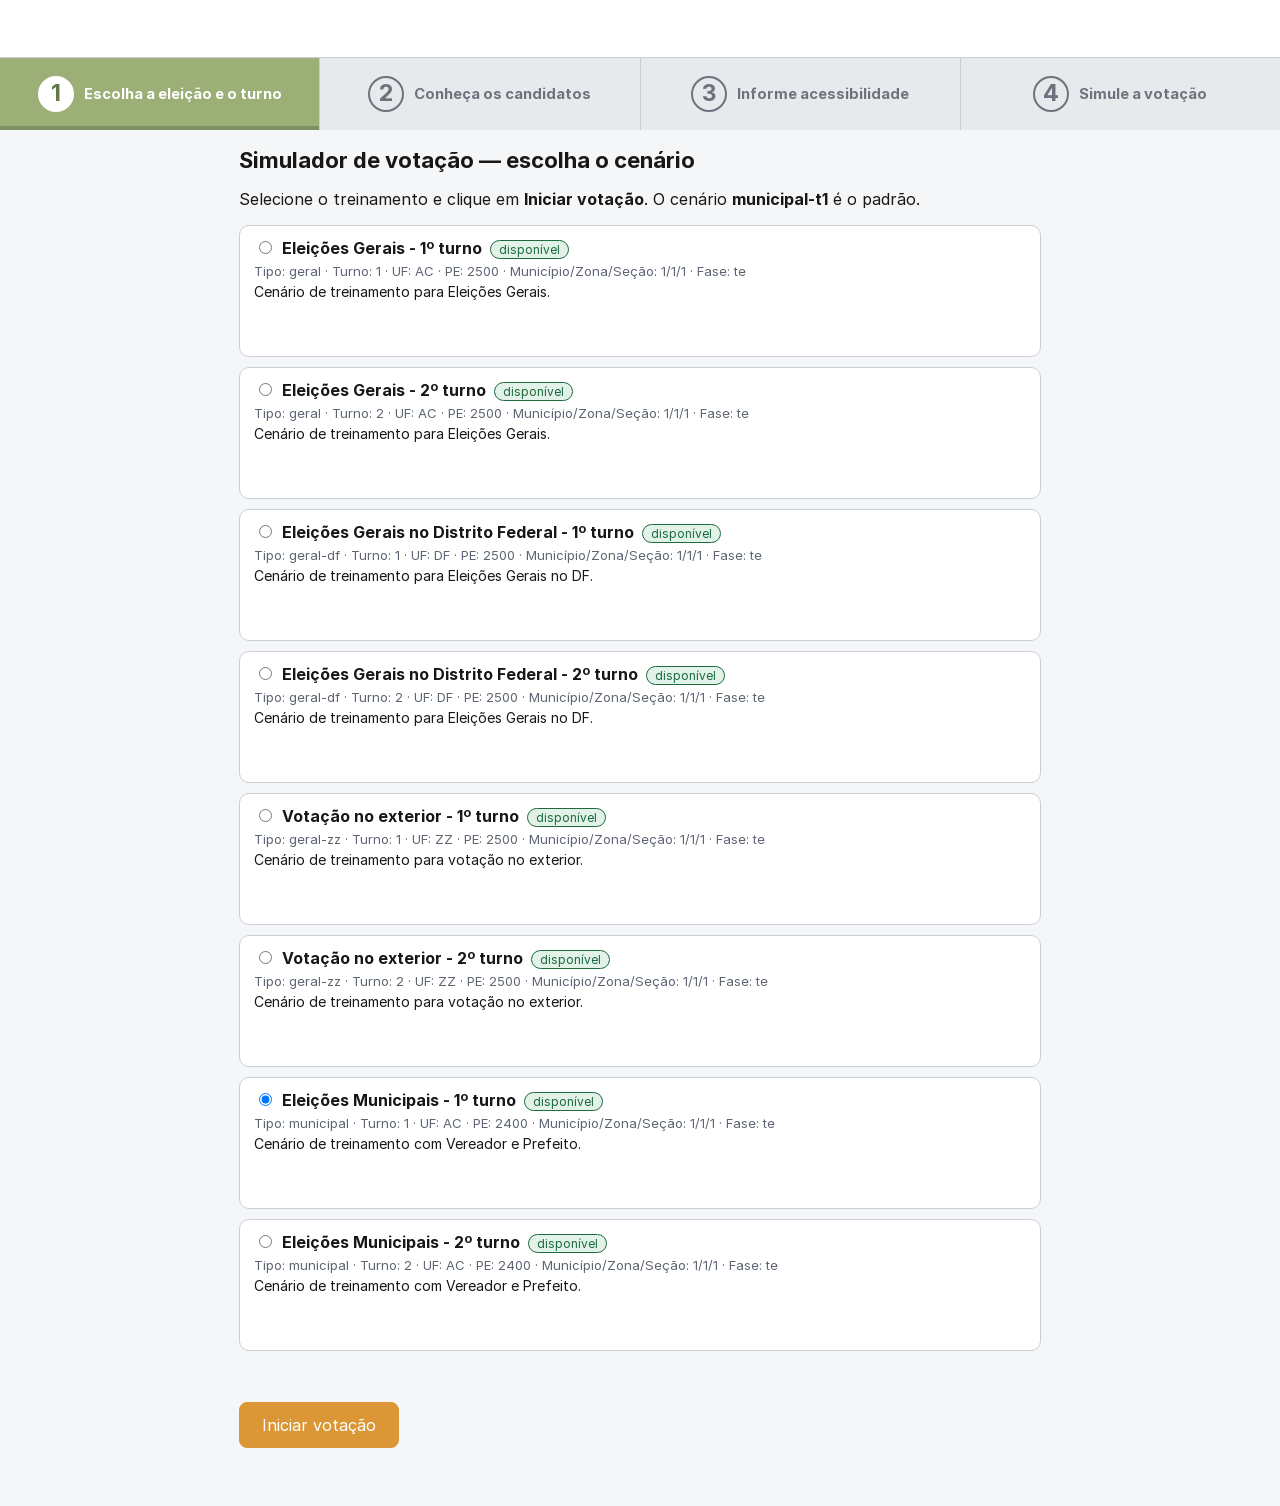
<file: index.html>
<!doctype html>
<html lang="pt-BR">
<head>
  <meta charset="utf-8">
  <meta name="viewport" content="width=device-width, initial-scale=1">
  <meta name="robots" content="noindex, nofollow">
  <title>Simulador de votação — escolha o cenário</title>
  <link rel="stylesheet" href="css/vota-wasm.css">
  <script src="js/progress-navigation.js?v=20260715-scenario-header" defer></script>
  <style>
    .menu-wrap { max-width: 830px; margin: 18px auto; padding: 0 14px 40px; }
    .menu-wrap h1 { font-size: 22px; }
    .scenario-list { display: grid; gap: 10px; margin: 14px 0; }
    .scenario-card { display: block; border: 1px solid var(--line); border-radius: 10px;
      padding: 12px 14px; background: var(--paper); cursor: pointer; }
    .scenario-card:hover { border-color: var(--accent); }
    .scenario-card input { margin-right: 10px; }
    .scenario-card .meta { color: var(--muted); font-size: 13px; margin-top: 4px; }
    .scenario-card .desc { font-size: 14px; margin-top: 4px; }
    .pill { display: inline-block; font-size: 12px; border-radius: 10px; padding: 1px 8px; margin-left: 8px; }
    .pill.ok { background: #e2f2e8; color: #1c6b3f; border: 1px solid #1c6b3f; }
    .pill.miss { background: #fbe7e7; color: #a12323; border: 1px solid #a12323; }
    .scenario-card.unavailable { opacity: .65; cursor: not-allowed; }
    .menu-actions { display: flex; gap: 10px; align-items: center; flex-wrap: wrap; }
    .btn-start { background: #db9736; color: #fff; border: 1px solid #db9736;
      border-radius: 8px; padding: 12px 22px; font-size: 16px; cursor: pointer; }
    .btn-start:disabled { opacity: .5; cursor: not-allowed; }
    #menu-error { color: #a12323; min-height: 1.2em; }
  </style>
</head>
<body class="home-body">
  <header>
    <div class="brand-row"></div>
  </header>
  <nav class="progress-navigation" data-current-step="1" aria-label="Etapas da simulação"></nav>

  <main class="menu-wrap">
    <h1>Simulador de votação — escolha o cenário</h1>
    <p>Selecione o treinamento e clique em <strong>Iniciar votação</strong>.
      O cenário <strong>municipal-t1</strong> é o padrão.</p>
    <div id="scenario-list" class="scenario-list" role="radiogroup" aria-label="Cenários"></div>
    <p id="menu-error" role="alert"></p>
    <div class="menu-actions">
      <button id="btn-start" class="btn-start" disabled>Iniciar votação</button>
    </div>
  </main>

  <script>
    (function () {
      "use strict";
      const DEFAULT_ID = "municipal-t1";
      const list = document.getElementById("scenario-list");
      const btn = document.getElementById("btn-start");
      const err = document.getElementById("menu-error");

      function metaLine(s) {
        return `Tipo: ${s.scenario || "-"} · Turno: ${s.turno ?? "-"} · ` +
          `UF: ${(s.uf || "-").toUpperCase()} · PE: ${s.pe ?? "-"} · ` +
          `Município/Zona/Seção: ${s.municipio ?? "-"}/${s.zona ?? "-"}/${s.secao ?? "-"} · ` +
          `Fase: ${s.fase || "-"}`;
      }

      async function packageOk(s) {
        try {
          const r = await fetch(`wasm/bases/${s.dataJs}`, { cache: "no-store" });
          return r.ok;
        } catch (_) {
          return false;
        }
      }

      async function init() {
        let manifest;
        try {
          const r = await fetch("wasm/bases/manifest.json", { cache: "no-store" });
          if (!r.ok) throw new Error("HTTP " + r.status);
          manifest = await r.json();
        } catch (e) {
          err.textContent = "Não foi possível carregar a lista de cenários (wasm/bases/manifest.json).";
          return;
        }
        const scenarios = manifest.scenarios || [];
        const saved = localStorage.getItem("vota-wasm-cenario");
        for (const s of scenarios) {
          const ok = await packageOk(s);
          const label = document.createElement("label");
          label.className = "scenario-card" + (ok ? "" : " unavailable");
          const radio = document.createElement("input");
          radio.type = "radio";
          radio.name = "cenario";
          radio.value = s.id;
          radio.disabled = !ok;
          if ((saved && saved === s.id && ok) || (!saved && s.id === DEFAULT_ID)) {
            radio.checked = true;
          }
          const title = document.createElement("strong");
          title.textContent = s.label || s.id;
          const pill = document.createElement("span");
          pill.className = "pill " + (ok ? "ok" : "miss");
          pill.textContent = ok ? "disponível" : "pacote ausente";
          const meta = document.createElement("div");
          meta.className = "meta";
          meta.textContent = metaLine(s);
          const desc = document.createElement("div");
          desc.className = "desc";
          desc.textContent = s.description || "";
          if (!ok) {
            const warn = document.createElement("div");
            warn.className = "meta";
            warn.textContent = `Pacote ${s.data} não encontrado em wasm/bases/.`;
            desc.append(warn);
          }
          label.append(radio, title, pill, meta, desc);
          list.append(label);
        }
        if (!list.querySelector("input:checked")) {
          const first = list.querySelector("input:not(:disabled)");
          if (first) first.checked = true;
        }
        btn.disabled = !list.querySelector("input:checked");
        list.addEventListener("change", () => {
          btn.disabled = !list.querySelector("input:checked");
          err.textContent = "";
        });
        btn.addEventListener("click", () => {
          const sel = list.querySelector("input:checked");
          if (!sel) {
            err.textContent = "Escolha um cenário disponível para iniciar.";
            return;
          }
          const s = scenarios.find((x) => x.id === sel.value);
          localStorage.setItem("vota-wasm-cenario", s.id);
          localStorage.setItem("vota-wasm-cenario-label", s.label || s.id);
          window.location.href = "vota-wasm.html";
        });
      }

      if (document.readyState === "loading") {
        document.addEventListener("DOMContentLoaded", init);
      } else {
        init();
      }
    })();
  </script>
</body>
</html>
</file>
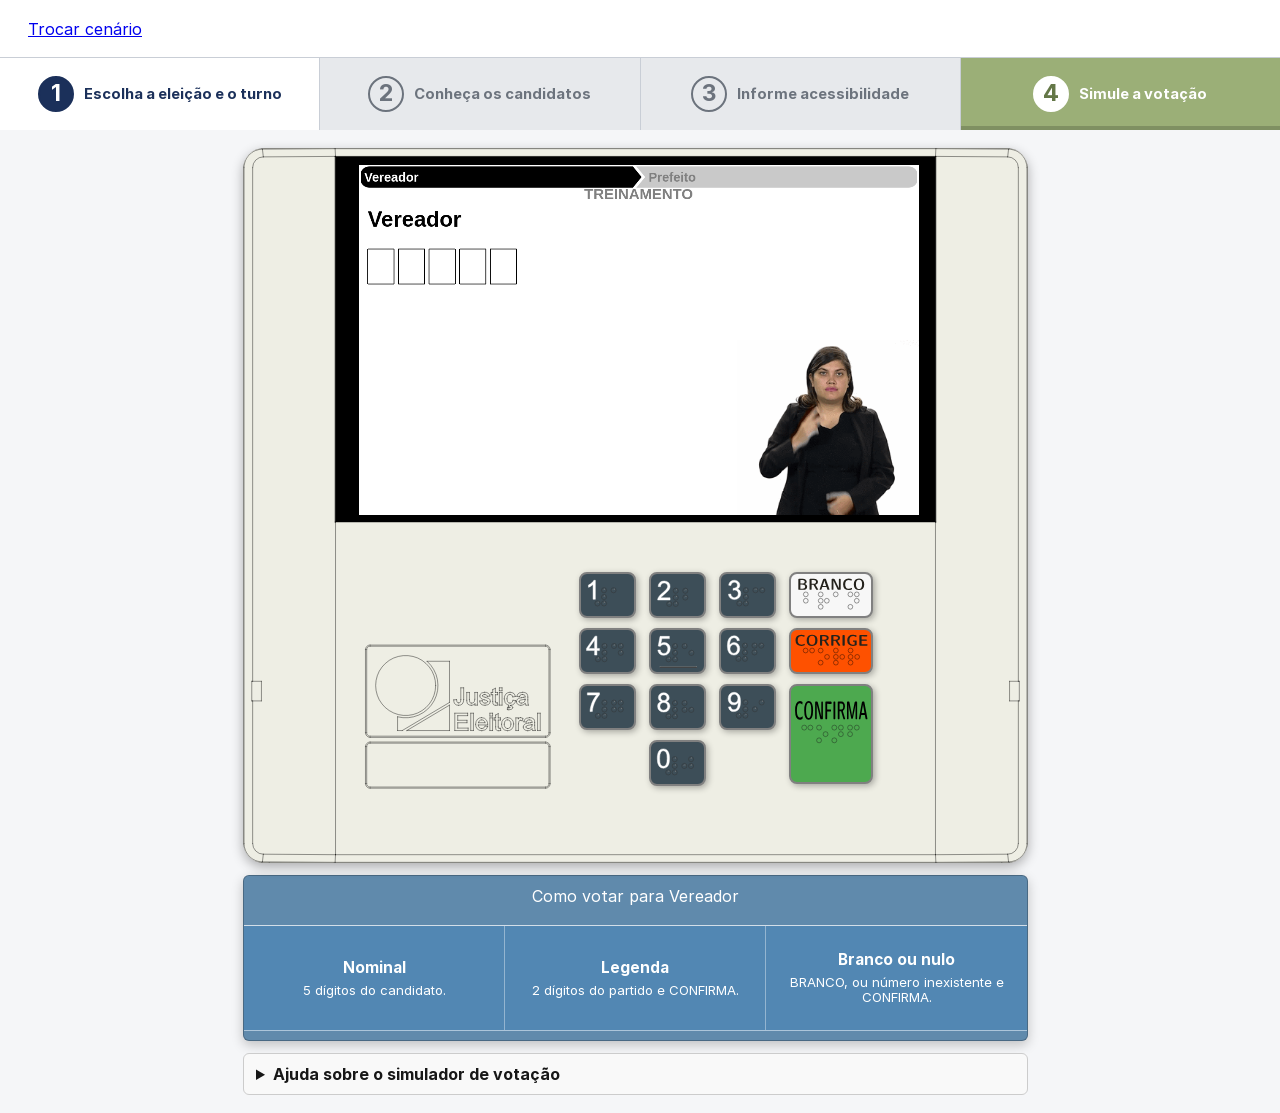
<file: vota-wasm.html>
<!doctype html>
<html lang="pt-BR">
<head>
  <meta charset="utf-8">
  <meta name="viewport" content="width=device-width, initial-scale=1">
  <meta name="robots" content="noindex, nofollow">
  <title>Simulador de votação</title>
  <link rel="stylesheet" href="css/vota-wasm.css?v=20260715-scenario-header">
  <link rel="stylesheet" href="css/eleitor-escolhas.css?v=20260715-cargo-progress-2">
  <script src="js/progress-navigation.js?v=20260715-scenario-header" defer></script>
  <script>
    const votaWasmFallbackVersion = "20260702-screen-cover";
    const votaWasmPageVersion = "20260715-cargo-progress";
    const votaWasmColinhaStorageKey = "vota-wasm-colinha-aberta";
    const cargos = JSON.parse(localStorage.getItem('cargos')) || [];
    const escolhas = JSON.parse(localStorage.getItem('escolhas')) || {};
    let colinhaCargoAtivo = -1;
    const colinhaCargosConcluidos = new Set();
    let colinhaUltimoAnuncio = "";

    function updateProgress(text) {
      const progressText = document.getElementById("vota-progress-text");
      if (progressText) {
        progressText.textContent = text;
      }
    }

    function votaWasmVersionedUrl(url) {
      const version = encodeURIComponent(window.votaWasmAssetVersion || votaWasmFallbackVersion);
      return `${url}${url.includes("?") ? "&" : "?"}v=${version}`;
    }

    async function votaWasmReadAssetVersion() {
      try {
        const response = await fetch(`wasm/vota_web_wasm.version?v=${Date.now()}`, { cache: "no-store" });
        if (response.ok) {
          const version = (await response.text()).trim();
          if (version) {
            return version;
          }
        }
      } catch (_) {
        // O fallback fixo preserva o funcionamento quando o arquivo de versao ainda nao foi gerado.
      }
      return votaWasmFallbackVersion;
    }

    function votaWasmLoadScript(src) {
      return new Promise((resolve, reject) => {
        const script = document.createElement("script");
        script.src = src;
        script.async = false;
        script.onload = resolve;
        script.onerror = () => reject(new Error(`Falha ao carregar ${src}`));
        document.head.appendChild(script);
      });
    }

    function votaWasmReadScreenResolution() {
      const fallback = { width: 1280, height: 800 };
      const params = new URLSearchParams(window.location.search);
      const text = params.get("screen") || params.get("resolution") || params.get("resolucao") || "";
      const match = /^(\d+)x(\d+)$/i.exec(text);
      const width = Number(params.get("screenWidth")) || (match ? Number(match[1]) : fallback.width);
      const height = Number(params.get("screenHeight")) || (match ? Number(match[2]) : fallback.height);
      return width > 0 && height > 0 ? { width, height } : fallback;
    }

    const votaWasmScreenResolution = votaWasmReadScreenResolution();

    window.Module = {
      votaScreenWidth: votaWasmScreenResolution.width,
      votaScreenHeight: votaWasmScreenResolution.height,
      locateFile(path) {
        if (path.startsWith("vota_web_wasm.")) {
          return votaWasmVersionedUrl("wasm/" + path);
        }
        if (path.startsWith("rhvoice-leticia.")) {
          return votaWasmVersionedUrl("wasm/" + path);
        }
        if (path.endsWith(".data")) {
          return "wasm/bases/" + path;
        }
        return path;
      },
      postRun: [function() {
        window.VotaWasmAdapter.start(window.Module);

      }]
    };

    function votaWasmUpdateViewportHeight() {
      const app = document.querySelector(".app");
      const viewport = document.querySelector(".app-viewport");
      if (app && viewport) {
        const scale = Number(app.dataset.scale) || 1;
        viewport.style.height = `${Math.ceil(app.offsetHeight * scale)}px`;
      }
    }

    function votaWasmApplyScale() {
      const app = document.querySelector(".app");
      const viewport = document.querySelector(".app-viewport");
      const layout = document.querySelector(".simulation-layout");
      if (!app || !viewport) return;

      const availableWidth = viewport.clientWidth || window.innerWidth;
      const designWidth = 830;
      const scale = Math.min(availableWidth / designWidth, 1.0);

      app.dataset.scale = String(scale);
      app.style.width = `${designWidth}px`;
      app.style.transform = `scale(${scale})`;
      app.style.transformOrigin = scale > 1 ? "top center" : "top left";

      if (layout) {
        const stageInset = window.innerWidth <= 840 ? 10 : 18;
        const rootStyle = window.getComputedStyle(document.documentElement);
        const screenTop = Number.parseFloat(rootStyle.getPropertyValue("--urna-screen-top")) || 17;
        const screenHeight = Number.parseFloat(rootStyle.getPropertyValue("--urna-screen-height")) || 350;
        const horizontalOffset = Math.max((availableWidth - designWidth * scale) / 2, 0);
        layout.style.setProperty("--colinha-left", `${horizontalOffset + (stageInset + 38) * scale}px`);
        layout.style.setProperty("--colinha-top", `${(stageInset + screenTop + screenHeight) * scale}px`);
        layout.style.setProperty("--colinha-scale", String(scale));
      }
      window.requestAnimationFrame(votaWasmUpdateViewportHeight);
    }

    function prepararColinha() {
      const colinha = document.getElementById("colinhaFinal");
      if (!colinha) return;

      try {
        colinha.open = sessionStorage.getItem(votaWasmColinhaStorageKey) !== "nao";
      } catch (_) {
        colinha.open = true;
      }

      colinha.addEventListener("toggle", () => {
        try {
          sessionStorage.setItem(votaWasmColinhaStorageKey, colinha.open ? "sim" : "nao");
        } catch (_) {
          // Mantém o controle funcional mesmo quando o armazenamento está indisponível.
        }
      });
    }

    function normalizarNomeCargo(nome) {
      return String(nome || "")
        .normalize("NFD")
        .replace(/[\u0300-\u036f]/g, "")
        .replace(/\s*\([^)]*\)\s*$/, "")
        .replace(/[^a-zA-Z0-9]+/g, " ")
        .trim()
        .toLowerCase();
    }

    function encontrarIndiceCargo(cargoWasm) {
      const nomeWasm = normalizarNomeCargo(cargoWasm?.name);
      return cargos.findIndex((cargo, indice) =>
        !colinhaCargosConcluidos.has(indice)
        && normalizarNomeCargo(cargo.nome) === nomeWasm
      );
    }

    function atualizarProgressoColinha() {
      const itens = document.querySelectorAll("#colinhaConteudo .cargoFinal");
      itens.forEach((item, indice) => {
        const concluido = colinhaCargosConcluidos.has(indice);
        const atual = indice === colinhaCargoAtivo && !concluido;
        const status = item.querySelector(".cargoFinal-status");
        const nome = cargos[indice]?.nome || "Cargo";

        item.classList.toggle("is-current", atual);
        item.classList.toggle("is-completed", concluido);
        item.removeAttribute("aria-current");

        if (concluido) {
          status.textContent = "✓";
          status.setAttribute("aria-label", `${nome}: voto concluído`);
        } else if (atual) {
          item.setAttribute("aria-current", "true");
          status.textContent = "";
          status.setAttribute("aria-label", `${nome}: em votação`);
        } else {
          status.textContent = "";
          status.setAttribute("aria-label", `${nome}: pendente`);
        }
      });

      const concluidos = colinhaCargosConcluidos.size;
      const progresso = document.getElementById("colinhaProgresso");
      if (progresso) {
        progresso.textContent = `${concluidos}/${cargos.length}`;
        progresso.setAttribute("aria-label", `${concluidos} de ${cargos.length} cargos concluídos`);
      }
    }

    function anunciarProgressoColinha(mensagem) {
      const status = document.getElementById("colinhaStatus");
      if (!status || !mensagem || mensagem === colinhaUltimoAnuncio) return;
      colinhaUltimoAnuncio = mensagem;
      status.textContent = mensagem;
    }

    window.addEventListener("vota:state", (event) => {
      if (colinhaCargoAtivo >= 0 || colinhaCargosConcluidos.size > 0 || !event.detail?.cargo) return;
      colinhaCargoAtivo = encontrarIndiceCargo(event.detail.cargo);
      atualizarProgressoColinha();
      if (colinhaCargoAtivo >= 0) {
        anunciarProgressoColinha(`Agora em votação: ${cargos[colinhaCargoAtivo].nome}.`);
      }
    });

    window.addEventListener("vota:cargo-completed", (event) => {
      if (colinhaCargoAtivo < 0) {
        colinhaCargoAtivo = encontrarIndiceCargo(event.detail?.cargo);
      }
      if (colinhaCargoAtivo < 0) return;

      const cargoConcluido = cargos[colinhaCargoAtivo]?.nome;
      colinhaCargosConcluidos.add(colinhaCargoAtivo);
      if (event.detail?.done || colinhaCargoAtivo >= cargos.length - 1) {
        colinhaCargoAtivo = -1;
        anunciarProgressoColinha("Votação concluída. Todos os cargos foram votados.");
      } else {
        colinhaCargoAtivo += 1;
        anunciarProgressoColinha(
          `${cargoConcluido} concluído. Agora em votação: ${cargos[colinhaCargoAtivo].nome}.`
        );
      }
      atualizarProgressoColinha();
    });

    window.addEventListener("vota:done", () => {
      cargos.forEach((_, indice) => colinhaCargosConcluidos.add(indice));
      colinhaCargoAtivo = -1;
      atualizarProgressoColinha();
      anunciarProgressoColinha("Votação concluída. Todos os cargos foram votados.");
    });

    function mostrarColinhaFinal() {
      const colinhaDiv = document.getElementById('colinhaFinal');
      const colinhaConteudo = document.getElementById('colinhaConteudo');
      if (!colinhaDiv || !colinhaConteudo) return;

      colinhaConteudo.replaceChildren();

      if (Object.keys(escolhas).length === 0) {
        colinhaDiv.hidden = true;
        return;
      }
      
      cargos.forEach((c, indiceCargo) => {
        const escolha = escolhas[c.codigo] || '';

        const cargoDiv = document.createElement('div');
        cargoDiv.classList.add('cargoFinal');
        cargoDiv.dataset.cargoIndex = String(indiceCargo);

        const cabecalho = document.createElement('div');
        cabecalho.classList.add('cargoFinal-header');
        const titulo = document.createElement('h2');
        titulo.textContent = c.nome;
        const status = document.createElement('span');
        status.classList.add('cargoFinal-status');
        cabecalho.append(titulo, status);
        cargoDiv.appendChild(cabecalho);

        // Monta as caixinhas na mesma ordem
        for (let i = 0; i < c.digitos; i++) {
          const caixinha = document.createElement('div');
          caixinha.classList.add('caixinhaFinal');
          caixinha.textContent = escolha[i] || '';
          cargoDiv.appendChild(caixinha);
        }

        colinhaConteudo.appendChild(cargoDiv);
      });

      colinhaDiv.hidden = false;
      atualizarProgressoColinha();
    }

    document.addEventListener("DOMContentLoaded", async () => {
      const canvas = document.getElementById("uenux-screen");
      if (canvas) {
        canvas.width = votaWasmScreenResolution.width;
        canvas.height = votaWasmScreenResolution.height;
      }
      prepararColinha();
      votaWasmApplyScale();
      if ("ResizeObserver" in window) {
        const app = document.querySelector(".app");
        window.votaWasmResizeObserver = new ResizeObserver(votaWasmUpdateViewportHeight);
        window.votaWasmResizeObserver.observe(app);
      }
      const loadingScreen = document.getElementById("vota-loading-screen");
      const progressBar = document.getElementById("vota-progress-bar");
      const progressText = document.getElementById("vota-progress-text");
      try {
        updateProgress("Carregando recursos do simulador...");
        if (loadingScreen) loadingScreen.style.display = "flex";
        window.votaWasmAssetVersion = await votaWasmReadAssetVersion();
        updateProgress("Carregando adaptador do simulador...");
        await votaWasmLoadScript(`js/votaWasmAdapter.js?v=${encodeURIComponent(votaWasmPageVersion)}`);
        updateProgress("Carregando módulo do simulador...");
        await votaWasmLoadScript(votaWasmVersionedUrl("wasm/vota_web_wasm.js"));
      } catch (error) {
        const status = document.getElementById("vota-status");
        if (status) {
          status.textContent = "Falha ao carregar o simulador.";
        }
        console.error(error);
        updateProgress("Falha ao carregar o simulador.");
      }
      mostrarColinhaFinal();
    });

    window.addEventListener("resize", function() {
      votaWasmApplyScale();
    });
  </script>
  <style>
    #vota-loading-screen {
      position: fixed;
      top: 0;
      left: 0;
      width: 100%;
      height: 100%;
      background-color: rgba(255, 255, 255, 0.95);
      display: none;
      align-items: center;
      justify-content: center;
      flex-direction: column;
      gap: 20px;
      z-index: 9999;
    }
    #vota-loading-screen.visible {
      display: flex;
    }
    .vota-spinner {
      border: 4px solid #f3f3f3;
      border-top: 4px solid #3498db;
      border-radius: 50%;
      width: 50px;
      height: 50px;
      animation: spin 1s linear infinite;
    }
    @keyframes spin {
      0% { transform: rotate(0deg); }
      100% { transform: rotate(360deg); }
    }
    .vota-loading-text {
      font-size: 18px;
      color: #333;
      font-family: Arial, sans-serif;
    }
    #vota-progress-text {
      font-size: 14px;
      color: #666;
      font-family: Arial, sans-serif;
      margin-top: 0px;
    }
    #vota-waiting-text {
      font-size: 14px;
      color: #666;
      font-family: Arial, sans-serif;
      margin-top: 0px;
    }
  </style>
</head>
<body class="home-body">
  <div id="vota-loading-screen">
    <div class="vota-spinner"></div>
    <p class="vota-loading-text">Carregando simulador de votação...</p>
    <div id="vota-progress-text"></div>
    <p id="vota-waiting-text">Por favor, aguarde.</p>
  </div>
  <header>
    <div class="brand-row"><a href="index.html" id="vota-change-scenario">Trocar cenário</a></div>
  </header>

  <nav class="progress-navigation" data-current-step="4" aria-label="Etapas da simulação"></nav>

  <div class="simulation-layout">
    <details id="colinhaFinal" class="colinha" hidden open>
      <summary class="colinha-summary">
        <span>Colinha eleitoral</span>
        <span id="colinhaProgresso" class="colinha-progress">0/0</span>
      </summary>
      <p id="colinhaStatus" class="visually-hidden" aria-live="polite"></p>
      <div id="colinhaConteudo" class="colinha-content"></div>
    </details>
    <div class="app-viewport">
      <main class="app">
        <section class="stage" aria-label="Urna eletrônica virtual">
          <section class="urna-shell" aria-label="Terminal do eleitor">
        <canvas id="uenux-screen" width="1280" height="800"></canvas>
        <div class="keyboard" aria-label="Teclado da urna">
          <button class="key-button btn-num btn-1" data-vota-key="1"></button>
          <button class="key-button btn-num btn-2" data-vota-key="2"></button>
          <button class="key-button btn-num btn-3" data-vota-key="3"></button>
          <button class="key-button btn-bra" data-vota-key="B"></button>

          <button class="key-button btn-num btn-4" data-vota-key="4"></button>
          <button class="key-button btn-num btn-5" data-vota-key="5"></button>
          <button class="key-button btn-num btn-6" data-vota-key="6"></button>
          <button class="key-button btn-cor" data-vota-key="D"></button>

          <button class="key-button btn-num btn-7" data-vota-key="7"></button>
          <button class="key-button btn-num btn-8" data-vota-key="8"></button>
          <button class="key-button btn-num btn-9" data-vota-key="9"></button>
          <button class="key-button btn-con" data-vota-key="C"></button>

          <span class="btn-nop" aria-hidden="true"></span>
          <button class="key-button btn-num btn-0" data-vota-key="0"></button>
          <span class="btn-nop" aria-hidden="true"></span>
        </div>
      </section>

      <section class="ballot-strip" aria-label="Guia contextual da votação">
        <div id="vota-candidates-title" class="ballot-title">Guia da votação</div>
        <div id="vota-guide-cards" class="guide-cards"></div>
        <section id="vota-candidate-section" class="candidate-section" aria-label="Candidatos disponíveis" hidden>
          <div id="vota-candidate-list-title" class="candidate-list-title">Candidatos disponíveis</div>
          <div id="vota-candidates" class="candidates"></div>
        </section>
      </section>

      <details class="help">
        <summary>Ajuda sobre o simulador de votação</summary>
        <p>Digite o número do candidato usando o teclado da urna virtual ou o teclado físico. Use ENTER para CONFIRMA,
          BACKSPACE para CORRIGE e espaço para BRANCO.</p>
        <p>O voto nominal usa o número completo do candidato. Em cargos proporcionais, também é possível votar na
          legenda usando só os 2 dígitos do partido.</p>
        <p>Para votar em branco, pressione BRANCO e depois CONFIRMA. Para votar nulo, digite um número inexistente e
          confirme.</p>
        <p>Os candidatos e partidos exibidos no guia fazem parte do cenário de treinamento selecionado.</p>
      </details>
    </section>

    <aside class="guide" aria-label="Guia da votação">
      <section class="panel">
        <h1>Simulador de votação</h1>
        <div class="status">
          <div id="vota-status">Carregando simulador...</div>
          <div id="vota-state">Guia: aguardando</div>
        </div>
        <details class="diagnostics">
          <summary>Diagnóstico técnico</summary>
          <div id="vota-technical-state">Estado: aguardando</div>
          <pre id="mt" aria-hidden="true"></pre>
        </details>
      </section>
      <section class="panel">
        <h2>Cargo atual</h2>
        <div id="vota-cargo">Aguardando início da votação</div>
      </section>
      <section class="panel">
        <h2>Cenário</h2>
        <div id="vota-scenario">Eleições Municipais - treinamento</div>
      </section>
        </aside>
      </main>
    </div>
  </div>
</body>
</html>
</file>
<file: css/vota-wasm.css>
@font-face {
  font-family: "Atkinson Hyperlegible Next";
  src: url("../fonts/AtkinsonHyperlegibleNext-Regular.woff2") format("woff2");
  font-weight: 400;
}

@font-face {
  font-family: "Atkinson Hyperlegible Next";
  src: url("../fonts/AtkinsonHyperlegibleNext-Bold.woff2") format("woff2");
  font-weight: 700;
}

@font-face {
  font-family: "Inter";
  src: url("../fonts/Inter-Regular.woff2") format("woff2");
  font-weight: 400;
}

@font-face {
  font-family: "Inter";
  src: url("../fonts/Inter-Bold.woff2") format("woff2");
  font-weight: 700;
}

:root {
  color-scheme: light;
  --ink: #171717;
  --muted: #5d6572;
  --line: #c9ced6;
  --panel: #f3f5f7;
  --paper: #fff;
  --accent: #5287b3;
  --ballot: #608aac;
  --urna-screen-left: 116px;
  --urna-screen-top: 17px;
  --urna-screen-width: 560px;
  --urna-screen-height: 350px;
}

* { box-sizing: border-box; }

body {
  margin: 0;
  font-family: "Inter", Arial, sans-serif;
  color: var(--ink);
  background: #d7dbe1;
  overflow-wrap: break-word;
}

button, input {
  font: inherit;
}

.home-body {
  background: #f5f6f8;
}

.top-bar {
  min-height: 36px;
  background: #1b305a;
}

.brand-row {
  min-height: 58px;
  display: flex;
  align-items: center;
  gap: 18px;
  padding: 8px 28px;
  background: #fff;
  border-bottom: 1px solid var(--line);
}

.brand-row img {
  flex: 0 0 auto;
  width: min(115px, 100%);
  height: auto;
}

.selected-scenario {
  min-width: 0;
  margin: 0 0 0 auto;
  display: grid;
  justify-items: end;
  color: #1b305a;
  line-height: 1.15;
  text-align: right;
}

.selected-scenario-caption {
  color: var(--muted);
  font-size: 0.68rem;
  font-weight: 700;
  letter-spacing: 0.05em;
  text-transform: uppercase;
}

.selected-scenario-name {
  margin-top: 2px;
  font-size: clamp(0.84rem, 1.3vw, 1rem);
}

.home-main {
  width: min(980px, calc(100vw - 32px));
  margin: 24px auto;
}

.home-main h1 {
  margin: 0 0 12px;
  font-size: 1.55rem;
}

.home-main p {
  margin: 0 0 20px;
  line-height: 1.5;
}

.scenario-grid {
  display: grid;
  grid-template-columns: repeat(2, minmax(0, 1fr));
  gap: 14px;
  padding: 20px;
  background-color: #608aac;
  border-radius: 10px;
}

.scenario-card {
  width: 100%;
  min-height: 132px;
  padding: 16px;
  background-color:  #fff;
  border: 1px solid var(--line);
  border-radius: 4px;
  color: var(--ink);
  display: grid;
  align-content: start;
  gap: 10px;
  font: inherit;
  text-align: left;
  cursor: pointer;
  transition: transform 0.3s ease, background-color 0.3s ease, border-color 0.3s, box-shadow 0.3s;
}

.scenario-card:not(:disabled):hover {
  border-color: #000; /* cor da borda destacada */
  box-shadow: 0 0 8px rgba(0, 102, 204, 0.5); /* leve brilho */
  background-color: #f5f2eb;    /* muda a cor de fundo */
}

@media (hover: hover) and (pointer: fine) {
  .scenario-card:not(:disabled):hover {
    transform: scale(1.03);
  }
}

.scenario-card-title {
  font-size: 1.1rem;
  font-weight: 700;
}

.scenario-card-description {
  color: var(--muted);
  line-height: 1.35;
}

.scenario-card.selected,
.acessibilidade-card.selected {
  border: 3px solid #1b305a;
  background: #eef3f8;
  box-shadow: 0 0 0 2px rgba(27, 48, 90, 0.12);
}

.selection-status {
  justify-self: start;
  padding: 3px 8px;
  border-radius: 999px;
  color: #fff;
  background: #1b305a;
  font-size: 0.78rem;
  font-weight: 700;
}

.scenario-card.disabled,
.scenario-card:disabled {
  opacity: 0.58;
  cursor: not-allowed;
}

.simulation-layout {
  position: relative;
}

.app-viewport {
  width: 100%;
  overflow: hidden;
}

.app {
  display: grid;
  grid-template-columns: 1fr;
  gap: 18px;
  padding: 18px;
  margin-inline: auto;
}

.stage {
  display: grid;
  align-content: start;
  gap: 12px;
  min-width: 0;
}

.ballot-strip {
  width: min(785px, 100%);
  min-height: 166px;
  display: grid;
  grid-template-rows: auto auto auto;
  background: var(--ballot);
  border: 1px solid rgba(0, 0, 0, 0.24);
  border-radius: 6px;
  overflow: hidden;
  box-shadow: 0 4px 12px rgba(0, 0, 0, 0.22);
}

.ballot-title {
  padding: 10px 12px;
  color: #fff;
  text-align: center;
  border-bottom: 1px solid rgba(255, 255, 255, 0.72);
  font-size: 1rem;
}

.guide-cards {
  display: grid;
  grid-template-columns: repeat(3, minmax(0, 1fr));
  align-items: stretch;
  background: var(--accent);
  border-bottom: 1px solid rgba(255, 255, 255, 0.52);
}

.candidate-section {
  display: grid;
  grid-template-rows: auto 1fr;
  background: #3b9cf4;
}

.candidate-section[hidden] {
  display: none;
}

.candidate-list-title {
  padding: 7px 12px;
  color: #fff;
  text-align: center;
  font-size: 0.88rem;
  font-weight: 700;
  background: rgba(0, 0, 0, 0.16);
  border-bottom: 1px solid rgba(255, 255, 255, 0.48);
}

.candidates {
  display: grid;
  grid-template-columns: repeat(5, minmax(0, 1fr));
  align-items: stretch;
}

.candidate {
  display: grid;
  place-items: center;
  gap: 4px;
  min-height: 94px;
  padding: 8px 6px;
  color: #fff;
  border-right: 1px solid rgba(255, 255, 255, 0.38);
  border-bottom: 1px solid rgba(255, 255, 255, 0.24);
  text-align: center;
}

.candidate:nth-child(5n),
.candidate:last-child {
  border-right: 0;
}

.candidate .number {
  font-size: 1.35rem;
  font-weight: 700;
}

.candidate .name {
  font-size: 0.86rem;
  line-height: 1.15;
}

.candidate .party {
  font-size: 0.78rem;
  opacity: 0.86;
}

.empty-candidates {
  grid-column: 1 / -1;
  display: grid;
  place-items: center;
  min-height: 94px;
  color: #fff;
  text-align: center;
  padding: 12px;
}

.accessibility-command {
  display: grid;
  grid-template-rows: auto auto;
  place-items: center;
  gap: 6px;
  min-height: 94px;
  padding: 10px 6px;
  color: #fff;
  border-right: 1px solid rgba(255, 255, 255, 0.38);
  text-align: center;
}

.accessibility-command:last-child {
  border-right: 0;
}

.accessibility-key {
  font-size: 1.05rem;
  font-weight: 700;
}

.accessibility-action {
  max-width: 100%;
  font-size: 0.86rem;
  line-height: 1.15;
}

.guide-cards .accessibility-command:nth-child(3n),
.guide-cards .accessibility-command:last-child {
  border-right: 0;
}

.guide-card {
  display: grid;
  align-content: center;
  gap: 6px;
  min-height: 94px;
  padding: 10px 8px;
  color: #fff;
  border-right: 1px solid rgba(255, 255, 255, 0.38);
  text-align: center;
}

.guide-card-title {
  font-size: 0.96rem;
  font-weight: 700;
}

.guide-card-text {
  font-size: 0.82rem;
  line-height: 1.2;
}

.guide-cards .guide-card:nth-child(3n),
.guide-cards .guide-card:last-child {
  border-right: 0;
}

.finish-panel {
  grid-column: 1 / -1;
  display: grid;
  gap: 8px;
  margin: 12px;
  padding: 14px 16px;
  color: var(--ink);
  background: #fff;
  border: 2px solid #1c1c1c;
  box-shadow: 0 4px 0 rgba(0, 0, 0, 0.16);
}

.finish-kicker {
  color: var(--accent);
  font-size: 0.78rem;
  font-weight: 700;
  text-transform: uppercase;
}

.finish-panel h2 {
  margin: 0;
  font-size: 1.1rem;
}

.finish-panel p {
  margin: 0;
  color: var(--muted);
  line-height: 1.35;
}

.finish-actions {
  display: flex;
  flex-wrap: wrap;
  gap: 10px;
  padding-top: 4px;
}

.finish-button {
  min-height: 40px;
  padding: 8px 12px;
  color: var(--ink);
  background: #fff;
  border: 1px solid #7f8894;
  cursor: pointer;
  font-weight: 700;
}

.finish-button.primary {
  color: #fff;
  background: var(--accent);
  border-color: var(--accent);
}

.finish-button:focus-visible {
  outline: 3px solid #111;
  outline-offset: 2px;
}

.urna-shell {
  width: 785px;
  height: 715px;
  position: relative;
  background-image: url("../images/urna.svg");
  background-color: #eeeee4;
  background-size: cover;
  background-position: center;
  border-radius: 21px;
  box-shadow: 0 4px 12px rgba(0, 0, 0, 0.3);
  flex: 0 0 auto;
}

#uenux-screen {
  position: absolute;
  left: var(--urna-screen-left);
  top: var(--urna-screen-top);
  z-index: 1;
  width: var(--urna-screen-width);
  height: var(--urna-screen-height);
  display: block;
  background: #fff;
  image-rendering: optimizeQuality;
}

#uenux-gif-layer {
  left: var(--urna-screen-left) !important;
  top: var(--urna-screen-top) !important;
  width: var(--urna-screen-width) !important;
  height: var(--urna-screen-height) !important;
}

.keyboard {
  position: absolute;
  left: 336px;
  top: 424px;
  display: grid;
  grid-template-columns: 60px 60px 60px 90px;
  gap: 10px;
}

.key-button {
  width: 57px;
  height: 46px;
  padding-left: 4px;
  border: 2px solid gray;
  border-radius: 8px;
  font-size: 24px;
  font-weight: 700;
  text-align: left;
  cursor: pointer;
  transition: transform 0.1s, filter 0.1s;
  box-shadow: 2px 2px 6px rgba(0, 0, 0, 0.3);
}

.key-button:active {
  transform: scale(0.94);
  filter: brightness(0.85);
}

.btn-num { background-color: #3d4e58; color: #e6f1ff; background-size: 98%; background-repeat: no-repeat; background-position: center center; }
.btn-1 { background-image: url("../images/botao-1.svg"); }
.btn-2 { background-image: url("../images/botao-2.svg"); }
.btn-3 { background-image: url("../images/botao-3.svg"); }
.btn-4 { background-image: url("../images/botao-4.svg"); }
.btn-5 { background-image: url("../images/botao-5.svg"); }
.btn-6 { background-image: url("../images/botao-6.svg"); }
.btn-7 { background-image: url("../images/botao-7.svg"); }
.btn-8 { background-image: url("../images/botao-8.svg"); }
.btn-9 { background-image: url("../images/botao-9.svg"); }
.btn-0 { background-image: url("../images/botao-0.svg"); }
.btn-bra, .btn-cor, .btn-con { width: 84px; color: #000; font-size: 14px; font-weight: 400; letter-spacing: 1px; padding-left: 2px; }
.btn-bra { background-image: url("../images/botao-branco.svg"); background-size: 98%; background-repeat: no-repeat; background-position: center center; background-color: #f7f7f7; }
.btn-cor { background-image: url("../images/botao-corrige.svg"); background-size: 98%; background-repeat: no-repeat; background-position: center center; background-color: #fe5100; }
.btn-con { background-image: url("../images/botao-confirma.svg"); background-size: 98%; background-repeat: no-repeat; background-position: center center; background-color: #4da94f; height: 100px; grid-row: span 2; }
.btn-nop { width: 57px; height: 46px; visibility: hidden; }

.help {
  width: min(785px, 100%);
  background: #f9f9f9;
  border: 1px solid #ccc;
  border-radius: 6px;
  padding: 10px 12px;
}

.help summary {
  cursor: pointer;
  font-weight: 700;
}

.help p {
  margin: 10px 0 0;
  line-height: 1.45;
}

.guide {
  display: none;
  grid-template-rows: auto auto auto;
  gap: 14px;
  min-width: 0;
}

.panel {
  background: var(--panel);
  border: 1px solid var(--line);
  padding: 14px;
}

h1, h2 {
  margin: 0 0 8px;
  line-height: 1.15;
}

h1 { font-size: 1.2rem; }
h2 { font-size: 1rem; }

.status {
  display: grid;
  gap: 6px;
  color: var(--muted);
  font-size: 0.94rem;
}

.diagnostics {
  margin-top: 10px;
  color: var(--muted);
  font-size: 0.88rem;
}

.diagnostics summary {
  cursor: pointer;
  font-weight: 700;
}

.diagnostics div {
  margin-top: 8px;
  overflow-wrap: anywhere;
}

#mt {
  white-space: pre;
  min-height: 74px;
  overflow: hidden;
  font-size: 0.9rem;
  color: var(--muted);
  border-top: 1px solid var(--line);
  padding-top: 8px;
  margin-top: 8px;
}

@media (max-width: 1220px) {
  .guide {
    grid-template-columns: repeat(2, minmax(0, 1fr));
    grid-template-rows: auto;
  }
}

@media (max-width: 840px) {
  .app {
    padding: 10px;
  }

  .stage {
    overflow-x: auto;
    padding-bottom: 8px;
  }

  .scenario-grid,
  .guide {
    grid-template-columns: 1fr;
  }
}

.progress-navigation {
  width: 100%;
  background: #fff;
}

.progress-container {
  display: grid;
  grid-template-columns: repeat(4, minmax(0, 1fr));
  width: 100%;
  gap: 1px;
  margin: 0;
  padding: 0;
  background: #c9ced6;
  list-style: none;
}

.progress-panel {
  min-width: 0;
}

.progress-link {
  min-height: 72px;
  padding: 8px 14px;
  display: flex;
  align-items: center;
  justify-content: center;
  gap: 10px;
  color: inherit;
  background: #f8f9fb;
  text-align: left;
  text-decoration: none;
  transition: background-color 0.2s ease, color 0.2s ease, box-shadow 0.2s ease;
}

.progress-panel.is-current .progress-link {
  background: #9baf77;
  color: #fff;
  box-shadow: inset 0 -4px 0 rgba(0, 0, 0, 0.18);
}

.progress-panel.is-unlocked .progress-link {
  color: #1b305a;
  background: #fff;
}

.progress-panel.is-unlocked .progress-link:hover {
  background: #e8eef5;
  box-shadow: inset 0 -4px 0 #608aac;
}

.progress-panel.is-locked .progress-link {
  color: #6c737d;
  background: #e7e9ec;
}

.progress-link:focus-visible,
.scenario-card:focus-visible,
.acessibilidade-card:focus-visible {
  outline: 3px solid #db9736;
  outline-offset: -3px;
}

.progress-number {
  flex: 0 0 36px;
  width: 36px;
  height: 36px;
  display: grid;
  place-items: center;
  border: 2px solid currentColor;
  border-radius: 50%;
  font-size: 1.45rem;
  font-weight: 700;
  line-height: 1;
}

.progress-panel.is-unlocked .progress-number {
  color: #fff;
  border-color: #1b305a;
  background: #1b305a;
}

.progress-panel.is-current .progress-number {
  color: #647747;
  border-color: #fff;
  background: #fff;
}

.progress-label {
  max-width: 100%;
  font-size: clamp(0.78rem, 1.15vw, 0.98rem);
  font-weight: 700;
  line-height: 1.15;
  overflow-wrap: anywhere;
}

@media (max-width: 768px) {
  .progress-container {
    grid-template-columns: repeat(2, minmax(0, 1fr));
  }

  .progress-link {
    min-height: 64px;
    padding: 7px 10px;
    gap: 8px;
  }

  .progress-number {
    flex-basis: 32px;
    width: 32px;
    height: 32px;
    font-size: 1.3rem;
  }
}

.acessibilidade-grid {
  display: grid;
  grid-template-columns: repeat(2, minmax(0, 1fr));
  gap: 20px;
  padding: 20px;
  background-color: #608aac;
  border-radius: 10px;
}

.acessibilidade-card {
  width: 100%;
  min-height: 100px;
  padding: 14px;
  background-color:  #fff;
  border: 1px solid var(--line);
  border-radius: 4px;
  color: var(--ink);
  display: grid;
  gap: 10px;
  transition: transform 0.3s ease, background-color 0.3s ease, border-color 0.3s, box-shadow 0.3s;
  justify-content: center;
  align-content: center;
  justify-items: center;
  font: inherit;
  font-size: 16px;
  text-align: center;
  cursor: pointer;
}

.acessibilidade-card-title {
  font-size: 1rem;
  font-weight: 700;
  line-height: 1.2;
}

.acessibilidade-card .selection-status {
  justify-self: center;
}

.acessibilidade-card:hover {
  border-color: #000; /* cor da borda destacada */
  box-shadow: 0 0 8px rgba(0, 102, 204, 0.5); /* leve brilho */
  background-color: #f5f2eb;    /* muda a cor de fundo */
}

@media (hover: hover) and (pointer: fine) {
  .acessibilidade-card:hover {
    transform: scale(1.03);
  }
}

@media (max-width: 480px) {
  .brand-row {
    gap: 12px;
    padding-inline: 16px;
  }

  .selected-scenario-caption {
    font-size: 0.62rem;
  }

  .selected-scenario-name {
    font-size: 0.8rem;
  }

  .home-main {
    width: calc(100vw - 24px);
    margin-block: 18px;
  }

  .scenario-grid,
  .acessibilidade-grid {
    gap: 12px;
    padding: 12px;
  }
}

@media (max-width: 600px) {
  .acessibilidade-grid {
    grid-template-columns: 1fr;
  }
}
</file>
<file: css/eleitor-escolhas.css>
.barra-botoes {
  display: flex;
  flex-wrap: wrap;
  gap: 10px;
  margin-bottom: 10px;
  padding: 10px;
  justify-content: flex-end;
}

.barra-botoes button {
  background-color: #608aac;
  color: #fff;
  border: 1px solid #fff;
  border-radius: 8px;
  padding: 10px;
  font-size: 16px;
  cursor: pointer;
  transition: background-color 0.3s, transform 0.2s;
}

.barra-botoes button:hover {
  background-color: #608aac;
  transform: scale(1.05);
}

.barra-botoes .btn-simular {
  background-color: #db9736; 
  border: 1px solid #db9736;
  padding: 20px;
  cursor: pointer;
  transition: background-color 0.3s, transform 0.2s;
}

.barra-botoes .btn-simular:hover {
  background-color: #db9736; /* #db9837*/  
  transform: scale(1.05);    /* leve aumento ao passar o mouse */
}

#painel {
  display: flex;
  flex-direction: column;
  gap: 10px;
  min-width: 0;
  padding: 10px;
}

#container {
  display: flex;
  gap: 10px;
  min-width: 0;
}

#esquerda {
  flex: none;
  min-width: 0;
  border: 1px solid #ccc;  
  padding: 10px;
  background-color: #608aac; 
  border-radius: 10px;
  max-width: 260px;
}

#direita {
  flex: 75%;
  min-width: 0;
  border: 1px solid #ccc;  
  padding: 10px;
  background-color: #9baf77;
  border-radius: 10px;
}

#instrucao {
  margin: 10px 0 20px 0;
  font-size: 16px;
  color: #333;
  width: 100%;
}

#cargos {
  min-height: 200px;
  border: 2px solid #000;          /* borda preta */
  background-color: #fff;
  box-shadow: 4px 4px 10px rgba(0,0,0,0.3); /* sombra */
  padding: 15px;
  margin-bottom: 15px;
  cursor: pointer;
  transition: transform 0.2s, box-shadow 0.3s;
  width: 100%;
}

.caixinha {
  display: inline-block;
  width: 30px;
  height: 40px;
  margin: 2px;
  border: 2px solid #333;
  border-radius: 8px;
  text-align: center;
  font-size: 20px;
  line-height: 40px;
  background-color: #ffffff; 
  vertical-align: top;
}

.cargo {
  margin-bottom: 10px;
  cursor: pointer;
}

.cargo.selecionado .caixinha {
  background-color: #cce5ff; /* azul claro */
  border-color: #0066cc;     /* borda azul */
  box-shadow: 0 0 5px rgba(0,0,0,0.2); /* leve sombra */
}

.cargo.selecionado .caixinha {
  background-color: #cce5ff; /* azul claro, por exemplo */
}

#mapa table {
  width: 100%;
  table-layout: fixed;
  border-collapse: collapse;
  background-color:  #f5f2eb; /* #e8e3c3*/
}

#mapa th {
  border: 2px solid #ccc;
  padding: 5px;
  text-align: center;
  background-color:   #f5f2eb; /* #e8e3c3*/
}

#mapa td {
  border: 2px solid #ccc;
  padding: 10px;
  text-align: center;
  background-color:  #f5f2eb; /* #e8e3c3*/
  /*transition: border-color 0.3s, box-shadow 0.3s;*/
  transition: transform 0.3s ease, background-color 0.3s ease, border-color 0.3s, box-shadow 0.3s;
}

#mapa td:hover {
  border-color: #0066cc; /* cor da borda destacada */
  box-shadow: 0 0 8px rgba(0, 102, 204, 0.5); /* leve brilho */
  background-color: #ffffff;    /* opcional: muda a cor de fundo */
}

#mapa img {
  width: 80px;
  height: 100px;
  display: block;
  margin: auto;
}

.cel-partido {
  font-weight: bold;
  text-align: center;
  color: #0066cc;
  cursor: pointer;
}

/* Container flexí­vel para as imagens */
.imagens-container {
  display: flex;
  flex-wrap: wrap;          /* permite quebrar linha em telas pequenas */
  justify-content: center;  /* centraliza horizontalmente */
  text-align: center;       /* centraliza texto abaixo das imagens */
}

/* Cada bloco de imagem + legenda */
.imagens-container figure {
  margin: 5px;
  flex: 1 1 50px;          /* ocupa espaço mínimo de 50px e cresce conforme necessário */
}

/* Imagens responsivas */
.imagens-container img {
  max-width: 100px;         /* largura máxima */
  width: 100%;              /* ocupa toda a largura disponível do bloco */
  height: auto;             /* mantém proporção */
  border-radius: 6px;       /* opcional: cantos arredondados */
}

/* Legenda */
.imagens-container figcaption {
  margin-top: 5px;
  font-size: 14px;
  color: #000;
}

/* Ajuste para telas pequenas */
@media (max-width: 600px) {
  .imagens-container {
    flex-direction: column; /* imagens ficam em coluna */
  }
  .imagens-container figure {
    flex: 1 1 100%;         /* cada imagem ocupa toda a largura */
  }
}

.numero-candidato {
  font-size: 1.5em;   /* aumenta só o número */
  font-weight: bold;  /* deixa em negrito */
  color: #000;      /* cor preta para destacar */
}

.vaga-candidato {
  font-weight: italic;
}

.colinha {
  border: 2px solid #000;          /* borda preta */
  background-color: #fff;
  box-shadow: 4px 4px 10px rgba(0,0,0,0.3); /* sombra */
  padding: 0;
  margin: 0;
}

#colinhaFinal {
  position: absolute;
  top: var(--colinha-top, 483px);
  left: var(--colinha-left, 56px);
  z-index: 10;
  border: 2px solid #000;
  background-color: #fff;
  box-shadow: 4px 4px 10px rgba(0,0,0,0.3);
  border-radius: 8px;
  font-size: 14px;
  width: 180px;
  overflow: hidden;
  transform-origin: top left;

  /* Inicialmente fora da tela */
  transform: translateX(-100%);
  opacity: 0;

  /* Animação */
  animation: slideIn 1s ease-out forwards;
}

#colinhaFinal[hidden] {
  display: none;
}

.colinha-summary {
  min-height: 30px;
  padding: 5px 8px;
  display: flex;
  align-items: center;
  justify-content: space-between;
  gap: 5px;
  color: #fff;
  background: #1b305a;
  font-weight: 700;
  line-height: 1.2;
  cursor: pointer;
  list-style: none;
  user-select: none;
}

.colinha-summary::-webkit-details-marker {
  display: none;
}

.colinha-summary::after {
  content: "+";
  font-size: 1.25rem;
  line-height: 1;
}

#colinhaFinal[open] .colinha-summary::after {
  content: "−";
}

.colinha-progress {
  margin-left: auto;
  padding: 2px 5px;
  border-radius: 999px;
  background: rgba(255, 255, 255, 0.18);
  font-size: 10px;
  line-height: 1.2;
}

.colinha-summary:focus-visible {
  outline: 3px solid #db9736;
  outline-offset: -3px;
}

.colinha-content {
  padding: 4px 12px 8px;
}

.visually-hidden {
  position: absolute;
  width: 1px;
  height: 1px;
  padding: 0;
  margin: -1px;
  overflow: hidden;
  clip: rect(0, 0, 0, 0);
  white-space: nowrap;
  border: 0;
}

@keyframes slideIn {
  from {
    transform: translateX(-100%) scale(var(--colinha-scale, 1));
    opacity: 0;
  }
  to {
    transform: translateX(0) scale(var(--colinha-scale, 1));
    opacity: 1;
  }
}

.cargoFinal {
  margin-inline: -4px;
  padding-inline: 4px;
  margin-bottom: 2px;
  border-radius: 4px;
  transition: background-color 0.2s ease, box-shadow 0.2s ease;
}

.cargoFinal:last-child {
  margin-bottom: 0;
}

.cargoFinal-header {
  min-height: 17px;
  display: flex;
  align-items: center;
  justify-content: space-between;
  gap: 4px;
}

.cargoFinal h2 {
  min-width: 0;
  margin: 0;
  font-size: 14px;
  line-height: 1.05;
}

.cargoFinal-status {
  flex: 0 0 16px;
  width: 16px;
  height: 16px;
  display: grid;
  place-items: center;
  border: 1px solid #8d949d;
  border-radius: 50%;
  color: #5d6572;
  font-size: 9px;
  font-weight: 700;
  line-height: 1;
}

.cargoFinal.is-current {
  background: #e8eef5;
  box-shadow: inset 3px 0 0 #1b305a;
}

.cargoFinal.is-current .cargoFinal-status {
  color: #fff;
  border-color: #1b305a;
  background: #1b305a;
}

.cargoFinal.is-current .cargoFinal-status::before {
  content: "";
  width: 0;
  height: 0;
  border-top: 4px solid transparent;
  border-bottom: 4px solid transparent;
  border-left: 6px solid #fff;
  transform: translateX(1px);
}

.cargoFinal.is-completed {
  background: #edf5ea;
}

.cargoFinal.is-completed .cargoFinal-status {
  color: #fff;
  border-color: #427b36;
  background: #427b36;
  font-size: 11px;
}

.cargoFinal.is-completed .caixinhaFinal {
  background: #f4f8f2;
}

.caixinhaFinal {
  display: inline-block;
  width: 25px;
  height: 30px;
  margin: 1px 2px;
  border: 2px solid #333;
  border-radius: 8px;
  text-align: center;
  line-height: 30px;
  background-color: #ffffff; 
  font-size: 16px;
  vertical-align: top;
}

@media (max-width: 720px) {
  #container {
    flex-direction: row;
  }
}

@media (max-width: 480px) {
  #colinhaFinal {
    --colinha-scale: 1;
    position: relative;
    top: auto;
    left: auto;
    width: calc(100% - 24px);
    max-width: 360px;
    margin: 12px auto;
  }
}
</file>
